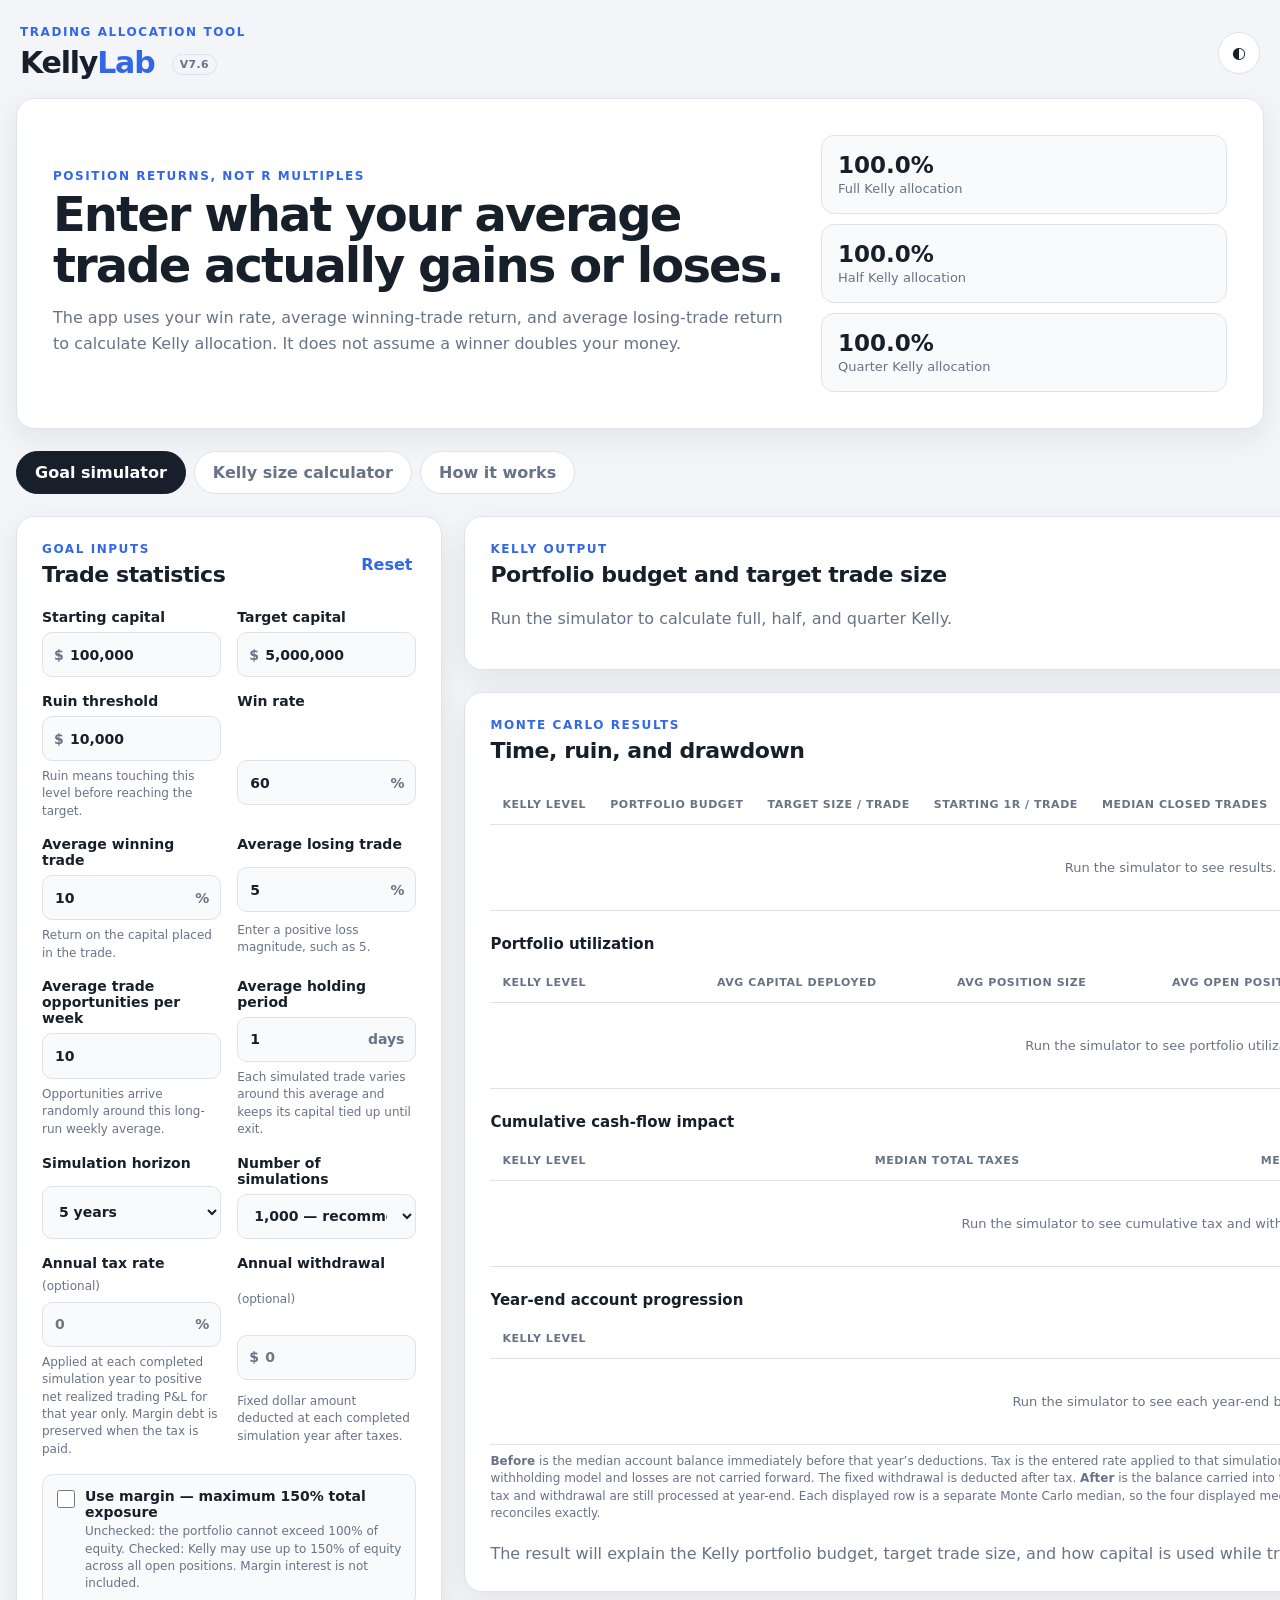
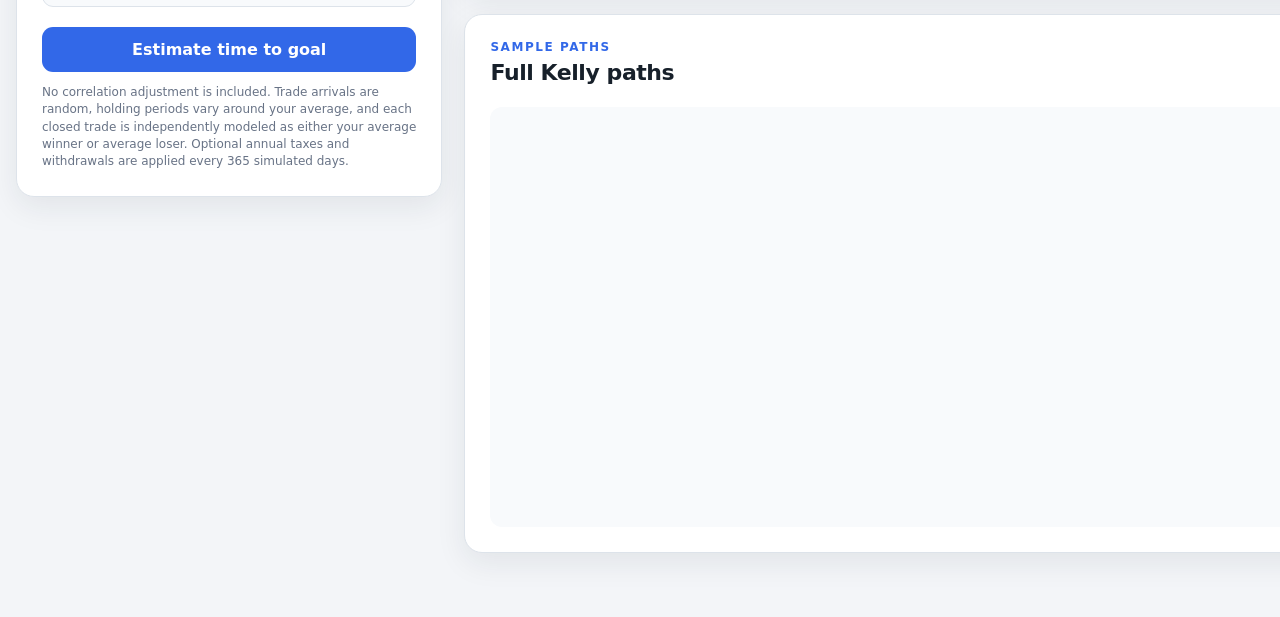
<file: index.html>
<!doctype html>
<html lang="en">
<head>
  <meta charset="utf-8" />
  <meta name="viewport" content="width=device-width, initial-scale=1" />
  <meta name="description" content="A portfolio-level Kelly allocation calculator and trading goal simulator with optional margin, annual tax withholding, and annual withdrawals." />
  <title>KellyLab V7.6</title>
  <!-- V7.6 is self-contained: portfolio-level Kelly budgets, optional 150% margin, annual tax withholding, annual withdrawals, year-end balance reporting, and capital-aware simulation. -->
  <style>
:root {
  --bg: #f3f5f8;
  --surface: #ffffff;
  --surface-2: #f8fafc;
  --text: #17202a;
  --muted: #687386;
  --border: #dde3ea;
  --accent: #3268e8;
  --accent-2: #194dc4;
  --positive: #167a4a;
  --danger: #b63838;
  --warning-bg: #fff7df;
  --warning-border: #e7c463;
  --shadow: 0 10px 30px rgba(24, 37, 55, 0.08);
}

body.dark {
  --bg: #10141b;
  --surface: #171d26;
  --surface-2: #1d2530;
  --text: #edf2f7;
  --muted: #a7b0bf;
  --border: #2e3947;
  --accent: #78a0ff;
  --accent-2: #9bb8ff;
  --positive: #68d39d;
  --danger: #ff8989;
  --warning-bg: #2c2819;
  --warning-border: #71652e;
  --shadow: none;
}

* { box-sizing: border-box; }
body { margin: 0; background: var(--bg); color: var(--text); font-family: Inter, ui-sans-serif, system-ui, -apple-system, BlinkMacSystemFont, "Segoe UI", sans-serif; }
button, input, select { font: inherit; }
button { cursor: pointer; }
.app-shell { width: min(1500px, calc(100% - 32px)); margin: 0 auto 64px; }
.topbar { display: flex; justify-content: space-between; align-items: center; padding: 25px 4px 18px; }
h1, h2, h3, h4, p { margin-top: 0; }
h1 { margin-bottom: 0; font-size: 30px; letter-spacing: -0.04em; }
h1 span { color: var(--accent); }
h2 { font-size: clamp(28px, 4vw, 48px); line-height: 1.05; letter-spacing: -0.04em; max-width: 760px; margin-bottom: 15px; }
h3 { margin-bottom: 0; font-size: 22px; letter-spacing: -0.02em; }
.eyebrow { margin-bottom: 6px; color: var(--accent); font-size: 12px; font-weight: 800; letter-spacing: .13em; }
.card { background: var(--surface); border: 1px solid var(--border); border-radius: 18px; box-shadow: var(--shadow); }
.hero { display: grid; grid-template-columns: 1.45fr .8fr; gap: 32px; padding: 36px; align-items: center; }
.hero p:not(.eyebrow) { color: var(--muted); max-width: 780px; line-height: 1.65; margin-bottom: 0; }
.hero-metrics { display: grid; gap: 10px; }
.hero-metrics div { background: var(--surface-2); border: 1px solid var(--border); border-radius: 13px; padding: 16px; }
.hero-metrics strong { display: block; font-size: 23px; }
.hero-metrics span { color: var(--muted); font-size: 13px; }
.icon-button { width: 42px; height: 42px; border-radius: 50%; border: 1px solid var(--border); color: var(--text); background: var(--surface); }
.tabs { display: flex; gap: 8px; margin: 22px 0; overflow-x: auto; }
.tab { border: 1px solid var(--border); background: var(--surface); color: var(--muted); border-radius: 999px; padding: 11px 18px; font-weight: 750; white-space: nowrap; }
.tab.active { background: var(--text); color: var(--surface); border-color: var(--text); }
.panel { display: none; }
.panel.active { display: block; }
.layout { display: grid; grid-template-columns: minmax(330px, .72fr) minmax(600px, 1.35fr); gap: 22px; align-items: start; }
.form-card { padding: 25px; position: sticky; top: 18px; }
.results-stack { display: grid; gap: 22px; }
.results-stack > .card, #sizePanel .layout > .card:not(.form-card), .method-card { padding: 25px; }
.section-title { display: flex; align-items: center; justify-content: space-between; gap: 18px; margin-bottom: 22px; }
.link-button { background: none; border: 0; color: var(--accent); padding: 4px; font-weight: 750; }
.field-grid { display: grid; grid-template-columns: repeat(2, minmax(0, 1fr)); gap: 16px; }
label { display: grid; gap: 7px; color: var(--text); font-size: 14px; font-weight: 700; }
label small, .fine-print { color: var(--muted); font-size: 12px; line-height: 1.45; font-weight: 500; }
input, select { width: 100%; min-height: 45px; border-radius: 10px; border: 1px solid var(--border); background: var(--surface-2); color: var(--text); padding: 10px 12px; outline: none; }
input:focus, select:focus { border-color: var(--accent); box-shadow: 0 0 0 3px rgba(50, 104, 232, .13); }

.checkbox-row { margin-top: 16px; display: flex; align-items: flex-start; gap: 10px; padding: 13px 14px; border: 1px solid var(--border); border-radius: 11px; background: var(--surface-2); }
.checkbox-row input[type="checkbox"] { width: 18px; height: 18px; min-height: 0; margin: 2px 0 0; flex: 0 0 auto; accent-color: var(--accent); }
.checkbox-row .checkbox-copy { display: grid; gap: 3px; }
.checkbox-row strong { font-size: 14px; }
.checkbox-row small { color: var(--muted); font-weight: 500; line-height: 1.45; }
.subsection-title { margin: 24px 0 10px; font-size: 15px; }
.year-end-table td[rowspan] { vertical-align: middle; }
.year-end-table .after-cashflow-row td { font-weight: 800; }
.year-end-note { margin: 8px 0 0; color: var(--muted); font-size: 12px; line-height: 1.45; }
.money-wrap, .suffix-wrap { position: relative; display: flex; align-items: center; }
.money-wrap > span { position: absolute; left: 12px; color: var(--muted); z-index: 1; }
.money-wrap input { padding-left: 27px; }
.suffix-wrap > span { position: absolute; right: 12px; color: var(--muted); }
.suffix-wrap input { padding-right: 32px; }
.primary-button { width: 100%; border: 0; border-radius: 11px; background: var(--accent); color: white; padding: 13px 18px; font-weight: 800; margin-top: 20px; }
.primary-button:hover { background: var(--accent-2); }
.message { margin-top: 18px; padding: 12px 14px; border-radius: 10px; background: rgba(182, 56, 56, .1); border: 1px solid rgba(182, 56, 56, .28); color: var(--danger); line-height: 1.5; }
.hidden { display: none !important; }
.fine-print { margin: 12px 0 0; }
.pill { background: var(--surface-2); border: 1px solid var(--border); padding: 7px 10px; border-radius: 999px; color: var(--muted); font-size: 12px; font-weight: 750; }
.kelly-card-grid { display: grid; grid-template-columns: repeat(3, 1fr); gap: 12px; }
.kelly-card { background: var(--surface-2); border: 1px solid var(--border); padding: 17px; border-radius: 13px; }
.kelly-card h4 { margin-bottom: 13px; }
.kelly-card .allocation { font-size: 28px; font-weight: 850; letter-spacing: -.04em; color: var(--accent); }
.kelly-card dl { display: grid; grid-template-columns: 1fr auto; gap: 8px 12px; margin: 14px 0 0; font-size: 13px; }
.kelly-card dt { color: var(--muted); }
.kelly-card dd { margin: 0; font-weight: 750; text-align: right; }
.placeholder-grid { color: var(--muted); grid-template-columns: 1fr; }
.info-box, .warning-box { margin-top: 16px; border-radius: 11px; padding: 14px; line-height: 1.55; }
.info-box { background: rgba(50, 104, 232, .08); border: 1px solid rgba(50, 104, 232, .25); color: var(--text); }
.warning-box { background: var(--warning-bg); border: 1px solid var(--warning-border); }
.table-wrap { width: 100%; overflow-x: auto; }
table { width: 100%; border-collapse: collapse; min-width: 850px; }
th, td { padding: 13px 12px; border-bottom: 1px solid var(--border); text-align: right; font-size: 13px; white-space: nowrap; }
th:first-child, td:first-child { text-align: left; }
th { color: var(--muted); font-size: 11px; letter-spacing: .05em; text-transform: uppercase; }
td strong { color: var(--text); }
.empty-cell { text-align: center !important; color: var(--muted); padding: 35px; }
.summary-text { color: var(--muted); line-height: 1.6; margin: 18px 0 0; }
.chart-card canvas { width: 100%; height: 420px; display: block; border-radius: 12px; background: var(--surface-2); }
.chart-card select { width: auto; min-width: 155px; }
.method-card { max-width: 1050px; margin: auto; }
.method-grid { display: grid; grid-template-columns: repeat(2, 1fr); gap: 14px; margin: 24px 0; }
.method-grid article { background: var(--surface-2); border: 1px solid var(--border); padding: 18px; border-radius: 13px; }
.method-grid h4 { margin-bottom: 8px; }
.method-grid p { margin-bottom: 0; color: var(--muted); line-height: 1.55; }

@media (max-width: 1050px) {
  .layout { grid-template-columns: 1fr; }
  .form-card { position: static; }
  .hero { grid-template-columns: 1fr; }
}
@media (max-width: 720px) {
  .app-shell { width: min(100% - 18px, 1500px); }
  .hero, .form-card, .results-stack > .card, #sizePanel .layout > .card:not(.form-card), .method-card { padding: 19px; }
  .field-grid, .method-grid { grid-template-columns: 1fr; }
  .kelly-card-grid { grid-template-columns: 1fr; }
  .section-title { align-items: flex-start; }
  .chart-card canvas { height: 310px; }
}

.build-badge {
  display: inline-block;
  vertical-align: middle;
  margin-left: 8px;
  padding: 3px 7px;
  border: 1px solid var(--border);
  border-radius: 999px;
  font-size: 0.68rem;
  font-weight: 700;
  letter-spacing: .04em;
  color: var(--muted);
}

</style>
</head>
<body>
  <div class="app-shell">
    <header class="topbar">
      <div>
        <p class="eyebrow">TRADING ALLOCATION TOOL</p>
        <h1>Kelly<span>Lab</span> <small class="build-badge">V7.6</small></h1>
      </div>
      <button id="themeToggle" class="icon-button" type="button" aria-label="Toggle dark mode">◐</button>
    </header>

    <section class="hero card">
      <div>
        <p class="eyebrow">POSITION RETURNS, NOT R MULTIPLES</p>
        <h2>Enter what your average trade actually gains or loses.</h2>
        <p>The app uses your win rate, average winning-trade return, and average losing-trade return to calculate Kelly allocation. It does not assume a winner doubles your money.</p>
      </div>
      <div class="hero-metrics">
        <div><strong id="heroFull">—</strong><span>Full Kelly allocation</span></div>
        <div><strong id="heroHalf">—</strong><span>Half Kelly allocation</span></div>
        <div><strong id="heroQuarter">—</strong><span>Quarter Kelly allocation</span></div>
      </div>
    </section>

    <nav class="tabs" aria-label="App sections">
      <button class="tab active" type="button" data-panel="goalPanel">Goal simulator</button>
      <button class="tab" type="button" data-panel="sizePanel">Kelly size calculator</button>
      <button class="tab" type="button" data-panel="methodPanel">How it works</button>
    </nav>

    <main>
      <section id="goalPanel" class="panel active">
        <div class="layout">
          <form id="goalForm" class="card form-card" novalidate>
            <div class="section-title">
              <div><p class="eyebrow">GOAL INPUTS</p><h3>Trade statistics</h3></div>
              <button id="resetGoal" class="link-button" type="button">Reset</button>
            </div>

            <div class="field-grid">
              <label>Starting capital
                <div class="money-wrap"><span>$</span><input id="startCapital" class="money-input" type="text" inputmode="decimal" data-decimals="0" value="100,000" /></div>
              </label>
              <label>Target capital
                <div class="money-wrap"><span>$</span><input id="targetCapital" class="money-input" type="text" inputmode="decimal" data-decimals="0" value="5,000,000" /></div>
              </label>
              <label>Ruin threshold
                <div class="money-wrap"><span>$</span><input id="ruinCapital" class="money-input" type="text" inputmode="decimal" data-decimals="0" value="10,000" /></div>
                <small>Ruin means touching this level before reaching the target.</small>
              </label>
              <label>Win rate
                <div class="suffix-wrap"><input id="goalWinRate" type="number" inputmode="decimal" step="any" value="60" /><span>%</span></div>
              </label>
              <label>Average winning trade
                <div class="suffix-wrap"><input id="goalAvgWin" type="number" inputmode="decimal" step="any" value="10" /><span>%</span></div>
                <small>Return on the capital placed in the trade.</small>
              </label>
              <label>Average losing trade
                <div class="suffix-wrap"><input id="goalAvgLoss" type="number" inputmode="decimal" step="any" value="5" /><span>%</span></div>
                <small>Enter a positive loss magnitude, such as 5.</small>
              </label>
              <label>Average trade opportunities per week
                <input id="tradesPerWeek" type="number" inputmode="decimal" step="any" value="10" />
                <small>Opportunities arrive randomly around this long-run weekly average.</small>
              </label>
              <label>Average holding period
                <div class="suffix-wrap"><input id="holdingPeriodDays" type="number" inputmode="decimal" step="any" value="1" /><span>days</span></div>
                <small>Each simulated trade varies around this average and keeps its capital tied up until exit.</small>
              </label>
              <label>Simulation horizon
                <select id="horizonYears">
                  <option value="1">1 year</option>
                  <option value="3">3 years</option>
                  <option value="5" selected>5 years</option>
                  <option value="10">10 years</option>
                  <option value="20">20 years</option>
                </select>
              </label>
              <label>Number of simulations
                <select id="simulationCount">
                  <option value="500">500 — fast</option>
                  <option value="1000" selected>1,000 — recommended</option>
                  <option value="2500">2,500 — more stable</option>
                </select>
              </label>
              <label>Annual tax rate <small>(optional)</small>
                <div class="suffix-wrap"><input id="annualTaxRate" type="number" inputmode="decimal" step="any" min="0" max="100" placeholder="0" /><span>%</span></div>
                <small>Applied at each completed simulation year to positive net realized trading P&amp;L for that year only. Margin debt is preserved when the tax is paid.</small>
              </label>
              <label>Annual withdrawal <small>(optional)</small>
                <div class="money-wrap"><span>$</span><input id="annualWithdrawal" class="money-input" type="text" inputmode="decimal" data-decimals="0" placeholder="0" /></div>
                <small>Fixed dollar amount deducted at each completed simulation year after taxes.</small>
              </label>
            </div>

            <label class="checkbox-row">
              <input id="allowMarginGoal" type="checkbox" />
              <span class="checkbox-copy"><strong>Use margin — maximum 150% total exposure</strong><small>Unchecked: the portfolio cannot exceed 100% of equity. Checked: Kelly may use up to 150% of equity across all open positions. Margin interest is not included.</small></span>
            </label>

            <div id="goalError" class="message hidden" role="alert"></div>
            <button class="primary-button" type="submit">Estimate time to goal</button>
            <p class="fine-print">No correlation adjustment is included. Trade arrivals are random, holding periods vary around your average, and each closed trade is independently modeled as either your average winner or average loser. Optional annual taxes and withdrawals are applied every 365 simulated days.</p>
          </form>

          <div class="results-stack">
            <section class="card">
              <div class="section-title">
                <div><p class="eyebrow">KELLY OUTPUT</p><h3>Portfolio budget and target trade size</h3></div>
                <span id="goalMarginPill" class="pill">Margin off</span>
              </div>
              <div id="goalKellyCards" class="kelly-card-grid placeholder-grid">
                <p>Run the simulator to calculate full, half, and quarter Kelly.</p>
              </div>
              <div id="allocationNote" class="info-box hidden"></div>
            </section>

            <section class="card">
              <div class="section-title">
                <div><p class="eyebrow">MONTE CARLO RESULTS</p><h3>Time, ruin, and drawdown</h3></div>
                <button id="downloadCsv" class="link-button" type="button" disabled>Download CSV</button>
              </div>
              <div class="table-wrap">
                <table>
                  <thead>
                    <tr>
                      <th>Kelly level</th>
                      <th>Portfolio budget</th>
                      <th>Target size / trade</th>
                      <th>Starting 1R / trade</th>
                      <th>Median closed trades</th>
                      <th>Median calendar time</th>
                      <th>Target chance</th>
                      <th>Risk of ruin</th>
                      <th>Median max DD</th>
                    </tr>
                  </thead>
                  <tbody id="goalResultsBody">
                    <tr><td colspan="9" class="empty-cell">Run the simulator to see results.</td></tr>
                  </tbody>
                </table>
              </div>
              <h4 class="subsection-title">Portfolio utilization</h4>
              <div class="table-wrap">
                <table>
                  <thead><tr><th>Kelly level</th><th>Avg capital deployed</th><th>Avg position size</th><th>Avg open positions</th><th>Opportunities funded</th><th>Opportunities skipped</th></tr></thead>
                  <tbody id="utilizationBody"><tr><td colspan="6" class="empty-cell">Run the simulator to see portfolio utilization.</td></tr></tbody>
                </table>
              </div>
              <h4 class="subsection-title">Cumulative cash-flow impact</h4>
              <div class="table-wrap">
                <table>
                  <thead><tr><th>Kelly level</th><th>Median total taxes</th><th>Median total withdrawals</th><th>Median ending capital</th></tr></thead>
                  <tbody id="cashFlowBody"><tr><td colspan="4" class="empty-cell">Run the simulator to see cumulative tax and withdrawal impact.</td></tr></tbody>
                </table>
              </div>
              <h4 class="subsection-title">Year-end account progression</h4>
              <div class="table-wrap">
                <table class="year-end-table">
                  <thead id="yearEndBalanceHead"><tr><th>Kelly level</th><th>Balance type</th><th>Year 1</th></tr></thead>
                  <tbody id="yearEndBalanceBody"><tr><td colspan="3" class="empty-cell">Run the simulator to see each year-end balance.</td></tr></tbody>
                </table>
              </div>
              <p class="year-end-note"><strong>Before</strong> is the median account balance immediately before that year’s deductions. Tax is the entered rate applied to that simulation year’s positive <strong>net realized trading P&amp;L</strong>; a losing year has no tax in this simplified withholding model and losses are not carried forward. The fixed withdrawal is deducted after tax. <strong>After</strong> is the balance carried into the next year. If the target is reached during a year, trading stops immediately, but that year’s tax and withdrawal are still processed at year-end. Each displayed row is a separate Monte Carlo median, so the four displayed medians may differ slightly from exact subtraction even though every individual simulation path reconciles exactly.</p>
              <p id="goalSummary" class="summary-text">The result will explain the Kelly portfolio budget, target trade size, and how capital is used while trades overlap.</p>
              <div id="cadenceNote" class="info-box hidden"></div>
            </section>

            <section class="card chart-card">
              <div class="section-title">
                <div><p class="eyebrow">SAMPLE PATHS</p><h3 id="chartTitle">Full Kelly paths</h3></div>
                <select id="chartScenario" disabled>
                  <option value="full">Full Kelly</option>
                  <option value="half">Half Kelly</option>
                  <option value="quarter">Quarter Kelly</option>
                </select>
              </div>
              <canvas id="pathChart" width="980" height="420" aria-label="Sample simulated account paths"></canvas>
            </section>
          </div>
        </div>
      </section>

      <section id="sizePanel" class="panel">
        <div class="layout">
          <form id="sizeForm" class="card form-card" novalidate>
            <div class="section-title">
              <div><p class="eyebrow">SIZE INPUTS</p><h3>Kelly bet amount</h3></div>
              <button id="resetSize" class="link-button" type="button">Reset</button>
            </div>
            <div class="field-grid">
              <label>Account equity
                <div class="money-wrap"><span>$</span><input id="accountEquity" class="money-input" type="text" inputmode="decimal" data-decimals="0" value="100,000" /></div>
              </label>
              <label>Win rate
                <div class="suffix-wrap"><input id="sizeWinRate" type="number" inputmode="decimal" step="any" value="60" /><span>%</span></div>
              </label>
              <label>Average winning trade
                <div class="suffix-wrap"><input id="sizeAvgWin" type="number" inputmode="decimal" step="any" value="10" /><span>%</span></div>
              </label>
              <label>Average losing trade
                <div class="suffix-wrap"><input id="sizeAvgLoss" type="number" inputmode="decimal" step="any" value="5" /><span>%</span></div>
              </label>
              <label>Entry price
                <div class="money-wrap"><span>$</span><input id="entryPrice" class="money-input" type="text" inputmode="decimal" data-decimals="2" value="100.00" /></div>
              </label>
              <label>Share / contract multiplier
                <input id="unitMultiplier" type="number" inputmode="decimal" step="any" value="1" />
                <small>Use 1 for shares; 100 for a standard option contract.</small>
              </label>
              <label>Round units to
                <select id="roundingIncrement">
                  <option value="1" selected>1 unit</option>
                  <option value="5">5 units</option>
                  <option value="10">10 units</option>
                  <option value="100">100 units</option>
                </select>
              </label>
            </div>
            <label class="checkbox-row">
              <input id="allowMarginSize" type="checkbox" />
              <span class="checkbox-copy"><strong>Use margin — maximum 150% total exposure</strong><small>Lets the one-trade Kelly calculator suggest up to 150% of account equity when the Kelly formula calls for it.</small></span>
            </label>
            <div id="sizeError" class="message hidden" role="alert"></div>
            <button class="primary-button" type="submit">Calculate Kelly size</button>
          </form>

          <section class="card">
            <div class="section-title">
              <div><p class="eyebrow">SIZING RESULTS</p><h3>Full, half, and quarter Kelly</h3></div>
              <span id="sizeMarginPill" class="pill">Margin off</span>
            </div>
            <div class="table-wrap">
              <table>
                <thead>
                  <tr>
                    <th>Kelly level</th>
                    <th>Suggested allocation</th>
                    <th>Suggested bet</th>
                    <th>Units</th>
                    <th>Actual capital used</th>
                    <th>1R / avg loss</th>
                    <th>Avg winner</th>
                  </tr>
                </thead>
                <tbody id="sizeResultsBody">
                  <tr><td colspan="7" class="empty-cell">Calculate a position to see results.</td></tr>
                </tbody>
              </table>
            </div>
            <div id="sizeExplanation" class="summary-text">Kelly determines the capital allocation. Your average losing-trade percentage determines the dollar value of 1R.</div>
          </section>
        </div>
      </section>

      <section id="methodPanel" class="panel">
        <section class="card method-card">
          <p class="eyebrow">MODEL DEFINITION</p>
          <h3>What the app calculates</h3>
          <div class="method-grid">
            <article><h4>Portfolio Kelly budget</h4><p>Full, half, and quarter Kelly set the maximum total capital budget across all open trades. Half Kelly can never silently drift back toward a Full-Kelly exposure.</p></article>
            <article><h4>Target trade size</h4><p>The portfolio budget is divided by the expected number of overlapping trades, estimated from opportunities per week × average holding days ÷ 7. Actual arrivals and holding periods still vary randomly.</p></article>
            <article><h4>Optional margin</h4><p>Margin off caps total exposure at 100% of equity. Margin on permits up to 150%. If the Kelly formula is below those limits, the Kelly budget remains lower. Margin interest is not included.</p></article>
            <article><h4>Annual taxes &amp; withdrawals</h4><p>Optional tax withholding is charged every 365 simulated days on positive realized trading P&amp;L from that year. A fixed optional withdrawal is then deducted. Losing years do not generate a tax credit.</p></article>
            <article><h4>Risk of ruin</h4><p>Risk of ruin is the percentage of simulated paths that touch your chosen dollar threshold before reaching the target within the selected horizon.</p></article>
          </div>
          <div class="warning-box"><strong>Important:</strong> Trade opportunities arrive randomly around your weekly average, holding periods vary around the entered average, and open positions tie up capital until exit. The model still assumes trade outcomes are independent and each closed trade equals the entered average win or loss. If equity falls enough that existing positions exceed the selected Kelly budget, the model proportionally trims open positions back to budget. Real results include wider outcome dispersion, slippage, gaps, margin interest, tax-law details, regime changes, and correlation.</div>
        </section>
      </section>
    </main>
  </div>

  <script>
(function (root, factory) {
  const api = factory();
  if (typeof module === 'object' && module.exports) module.exports = api;
  root.KellyCore = api;
})(typeof globalThis !== 'undefined' ? globalThis : this, function () {
  'use strict';

  const FACTORS = {
    full: { label: 'Full Kelly', factor: 1 },
    half: { label: 'Half Kelly', factor: 0.5 },
    quarter: { label: 'Quarter Kelly', factor: 0.25 },
  };

  function clamp(value, min, max) { return Math.min(Math.max(value, min), max); }
  function parsePercent(value) { return Number(value) / 100; }

  function calculateKelly(winRatePct, avgWinPct, avgLossPct, factor = 1, maxExposureFraction = 1) {
    const p = parsePercent(winRatePct);
    const q = 1 - p;
    const gain = parsePercent(avgWinPct);
    const loss = parsePercent(avgLossPct);
    if (!(p > 0 && p < 1) || !(gain > 0) || !(loss > 0 && loss < 1) || !(maxExposureFraction > 0)) {
      return { valid: false, rawFullFraction: 0, rawFraction: 0, allocationFraction: 0, constrained: false, expectancyPosition: 0, expectedLogGrowth: Number.NEGATIVE_INFINITY };
    }
    const rawFullFraction = (p * gain - q * loss) / (gain * loss);
    const rawFraction = Math.max(0, rawFullFraction * factor);
    const allocationFraction = clamp(rawFraction, 0, maxExposureFraction);
    const constrained = rawFraction > maxExposureFraction;
    const expectancyPosition = p * gain - q * loss;
    const expectedLogGrowth = allocationFraction === 0 ? 0 : p * Math.log1p(allocationFraction * gain) + q * Math.log1p(-allocationFraction * loss);
    return { valid: true, rawFullFraction, rawFraction, allocationFraction, constrained, expectancyPosition, expectedLogGrowth };
  }

  function createScenarioSet(winRatePct, avgWinPct, avgLossPct, maxExposureFraction = 1) {
    return Object.entries(FACTORS).map(([key, item]) => ({ key, label: item.label, factor: item.factor, ...calculateKelly(winRatePct, avgWinPct, avgLossPct, item.factor, maxExposureFraction) }));
  }

  function hashString(text) {
    let h = 2166136261 >>> 0;
    for (let i = 0; i < text.length; i += 1) { h ^= text.charCodeAt(i); h = Math.imul(h, 16777619); }
    return h >>> 0;
  }
  function mulberry32(seed) {
    let a = seed >>> 0;
    return function random() { a |= 0; a = (a + 0x6D2B79F5) | 0; let t = Math.imul(a ^ (a >>> 15), 1 | a); t = (t + Math.imul(t ^ (t >>> 7), 61 | t)) ^ t; return ((t ^ (t >>> 14)) >>> 0) / 4294967296; };
  }
  function percentile(sorted, p) {
    if (!sorted.length) return null;
    const index = (sorted.length - 1) * p, lower = Math.floor(index), upper = Math.ceil(index);
    if (lower === upper) return sorted[lower];
    const weight = index - lower;
    return sorted[lower] * (1 - weight) + sorted[upper] * weight;
  }
  function summarize(values) {
    if (!values.length) return { p25: null, median: null, p75: null };
    const sorted = [...values].sort((a, b) => a - b);
    return { p25: percentile(sorted, 0.25), median: percentile(sorted, 0.5), p75: percentile(sorted, 0.75) };
  }
  function summarizeCensoredTarget(values, totalPaths) {
    if (!values.length || !(totalPaths > 0)) return { p25: null, median: null, p75: null };
    const sorted = [...values].sort((a, b) => a - b);
    const at = (q) => { const requiredRank = Math.ceil(q * totalPaths); if (sorted.length < requiredRank) return null; return sorted[Math.max(0, requiredRank - 1)]; };
    return { p25: at(0.25), median: at(0.5), p75: at(0.75) };
  }
  function standardNormal(random) {
    let u1 = random(), u2 = random();
    if (u1 <= Number.EPSILON) u1 = Number.EPSILON;
    return Math.sqrt(-2 * Math.log(u1)) * Math.cos(2 * Math.PI * u2);
  }
  function poisson(lambda, random) {
    if (!(lambda > 0)) return 0;
    if (lambda >= 30) return Math.max(0, Math.round(lambda + Math.sqrt(lambda) * standardNormal(random)));
    const limit = Math.exp(-lambda); let product = 1, k = 0;
    do { k += 1; product *= random(); } while (product > limit);
    return k - 1;
  }
  function sampleHoldingDays(averageDays, random) {
    const theta = averageDays / 4; let sum = 0;
    for (let i = 0; i < 4; i += 1) { let u = random(); if (u <= Number.EPSILON) u = Number.EPSILON; sum += -Math.log(u) * theta; }
    return Math.max(1, Math.round(sum));
  }
  function grossExposure(openPositions) { return openPositions.reduce((sum, position) => sum + position.bet, 0); }
  function portfolioEquity(cash, openPositions) { return cash + grossExposure(openPositions); }

  // Pays an external cash obligation while preserving any margin debit.
  // Equity must fall dollar-for-dollar by the payment. With margin, cash may already
  // be negative; never clamp that negative balance to zero, because that would erase
  // borrowed money and artificially inflate account equity. Exposure is rebalanced
  // separately by trimToBudget after the payment.
  function deductFromPortfolio(cash, openPositions, amount) {
    const requested = Math.max(0, Number(amount) || 0);
    if (!(requested > 0)) return { cash, openPositions, paid: 0 };
    const equity = Math.max(0, portfolioEquity(cash, openPositions));
    const paid = Math.min(requested, equity);
    return { cash: cash - paid, openPositions, paid };
  }

  // Keeps already-open positions inside the selected Kelly portfolio budget after equity changes.
  function trimToBudget(cash, openPositions, allocationFraction) {
    let equity = portfolioEquity(cash, openPositions);
    let gross = grossExposure(openPositions);
    const maxGross = Math.max(0, equity * allocationFraction);
    if (!(gross > maxGross) || !(gross > 0)) return { cash, openPositions, equity, gross };
    const scale = maxGross / gross;
    let released = 0;
    openPositions.forEach((position) => { const old = position.bet; position.bet *= scale; released += old - position.bet; });
    cash += released;
    gross = grossExposure(openPositions);
    equity = portfolioEquity(cash, openPositions);
    return { cash, openPositions, equity, gross };
  }

  function simulateScenario(params, scenario, seedText) {
    const { startCapital, targetCapital, ruinCapital, winRatePct, avgWinPct, avgLossPct, tradesPerWeek, holdingPeriodDays, horizonYears, simulations, annualTaxRatePct = 0, annualWithdrawal = 0 } = params;
    const p = parsePercent(winRatePct), gain = parsePercent(avgWinPct), loss = parsePercent(avgLossPct);
    const annualTaxRate = Math.max(0, Number(annualTaxRatePct) || 0) / 100;
    const annualWithdrawalAmount = Math.max(0, Number(annualWithdrawal) || 0);
    const allocation = scenario.allocationFraction;
    const expectedConcurrentTrades = Math.max(1, tradesPerWeek * holdingPeriodDays / 7);
    const targetTradeFraction = allocation / expectedConcurrentTrades;
    const maxDays = Math.max(1, Math.floor(horizonYears * 365.25));
    const dailyArrivalRate = tradesPerWeek / 7;
    const random = mulberry32(hashString(`${seedText}|${scenario.key}`));

    const targetDays = [], targetClosedTrades = [], maxDrawdowns = [], endings = [], fundedRates = [], skippedRates = [], deployedFractions = [], positionSizeFractions = [], averageOpenPositions = [], taxesPaid = [], withdrawalsPaid = [];
    const completedYears = Math.floor(maxDays / 365);
    const yearEndBeforeBuckets = Array.from({ length: completedYears }, () => []);
    const yearEndTaxBuckets = Array.from({ length: completedYears }, () => []);
    const yearEndWithdrawalBuckets = Array.from({ length: completedYears }, () => []);
    const yearEndAfterBuckets = Array.from({ length: completedYears }, () => []);
    const samplePaths = [];
    let targetCount = 0, ruinCount = 0, unresolvedCount = 0, drawdown50Count = 0, drawdown75Count = 0;
    let totalOpportunities = 0, totalFunded = 0, totalPartial = 0, totalSkipped = 0;
    const sampleEveryDays = Math.max(1, Math.ceil(maxDays / 180)), desiredSamples = 24;

    for (let sim = 0; sim < simulations; sim += 1) {
      let cash = startCapital, openPositions = [], equity = startCapital, peak = startCapital, maxDrawdown = 0;
      let outcome = 'unresolved', endingDay = maxDays, opportunities = 0, funded = 0, partial = 0, skipped = 0, closedTrades = 0;
      let exposureSum = 0, openCountSum = 0, observedDays = 0, positionFractionSum = 0, positionEntries = 0;
      let yearlyRealizedPnl = 0, totalTaxPaid = 0, totalWithdrawalPaid = 0;
      let resolvedStats = null;
      const annualBeforeBalances = new Array(completedYears).fill(null);
      const annualTaxes = new Array(completedYears).fill(null);
      const annualWithdrawals = new Array(completedYears).fill(null);
      const annualAfterBalances = new Array(completedYears).fill(null);
      const capture = sim < desiredSamples;
      const points = capture ? [{ day: 0, equity }] : null;

      for (let day = 1; day <= maxDays; day += 1) {
        // Trading stops once the target has been reached. Until then, close positions due today.
        if (outcome === 'unresolved' && openPositions.length) {
          const remaining = [];
          for (const position of openPositions) {
            if (position.exitDay <= day) {
              const pnl = position.bet * (position.won ? gain : -loss);
              cash += position.bet + pnl;
              yearlyRealizedPnl += pnl;
              closedTrades += 1;
            } else remaining.push(position);
          }
          openPositions = remaining;
        }

        if (outcome === 'unresolved') {
          let trimmed = trimToBudget(cash, openPositions, allocation);
          cash = trimmed.cash; openPositions = trimmed.openPositions; equity = trimmed.equity;
          if (!Number.isFinite(equity) || equity < 0) equity = 0;
          if (equity > peak) peak = equity;
          const drawdown = peak > 0 ? 1 - equity / peak : 1;
          if (drawdown > maxDrawdown) maxDrawdown = drawdown;

          // The target is a pre-year-end-cash-flow goal. If it is reached, record the hit
          // immediately and freeze the trading portfolio at its current modeled value.
          if (equity >= targetCapital) {
            outcome = 'target';
            endingDay = day;
            targetCount += 1;
            targetDays.push(day);
            targetClosedTrades.push(closedTrades);
            resolvedStats = { equity, maxDrawdown, opportunities, funded, partial, skipped, exposureSum, openCountSum, observedDays, positionFractionSum, positionEntries };
            if (capture) points.push({ day, equity });
            cash = equity;
            openPositions = [];
          } else if (equity <= ruinCapital) {
            outcome = 'ruin';
            endingDay = day;
            ruinCount += 1;
            resolvedStats = { equity, maxDrawdown, opportunities, funded, partial, skipped, exposureSum, openCountSum, observedDays, positionFractionSum, positionEntries };
            if (capture) points.push({ day, equity });
            break;
          }
        } else if (outcome === 'target') {
          // After the goal is reached, no more trading occurs. Cash stays idle except for
          // the optional year-end tax and withdrawal events below.
          equity = cash;
        }

        // At each completed simulation year: record the balance, pay tax on that year's
        // positive NET realized trading P&L, then take the fixed annual withdrawal.
        if (day % 365 === 0 && outcome !== 'ruin') {
          const yearIndex = Math.floor(day / 365) - 1;
          const beforeCashFlowEquity = portfolioEquity(cash, openPositions);
          const taxDue = Math.max(0, yearlyRealizedPnl) * annualTaxRate;
          let payment = deductFromPortfolio(cash, openPositions, taxDue);
          cash = payment.cash; openPositions = payment.openPositions;
          const taxPaidThisYear = payment.paid;
          totalTaxPaid += taxPaidThisYear;

          payment = deductFromPortfolio(cash, openPositions, annualWithdrawalAmount);
          cash = payment.cash; openPositions = payment.openPositions;
          const withdrawalPaidThisYear = payment.paid;
          totalWithdrawalPaid += withdrawalPaidThisYear;
          yearlyRealizedPnl = 0;

          const trimmed = trimToBudget(cash, openPositions, allocation);
          cash = trimmed.cash; openPositions = trimmed.openPositions; equity = trimmed.equity;

          if (yearIndex >= 0 && yearIndex < annualAfterBalances.length) {
            annualBeforeBalances[yearIndex] = beforeCashFlowEquity;
            annualTaxes[yearIndex] = taxPaidThisYear;
            annualWithdrawals[yearIndex] = withdrawalPaidThisYear;
            annualAfterBalances[yearIndex] = equity;
          }

          // Taxes/withdrawals can exhaust an unresolved account and therefore count toward ruin.
          if (outcome === 'unresolved' && equity <= ruinCapital) {
            outcome = 'ruin';
            endingDay = day;
            ruinCount += 1;
            resolvedStats = { equity, maxDrawdown, opportunities, funded, partial, skipped, exposureSum, openCountSum, observedDays, positionFractionSum, positionEntries };
            if (capture) points.push({ day, equity });
            break;
          }
        }

        if (outcome === 'unresolved') {
          const arrivals = poisson(dailyArrivalRate, random);
          for (let a = 0; a < arrivals; a += 1) {
            opportunities += 1;
            equity = portfolioEquity(cash, openPositions);
            const gross = grossExposure(openPositions);
            const portfolioBudget = equity * allocation;
            const availableBudget = Math.max(0, portfolioBudget - gross);
            const targetBet = equity * targetTradeFraction;
            const actualBet = Math.min(targetBet, availableBudget);

            if (!(actualBet > Math.max(1e-9, equity * 1e-12))) { skipped += 1; continue; }
            if (actualBet + 1e-9 < targetBet) partial += 1; else funded += 1;
            cash -= actualBet;
            const holdDays = sampleHoldingDays(holdingPeriodDays, random);
            openPositions.push({ bet: actualBet, won: random() < p, exitDay: day + holdDays });
            positionFractionSum += equity > 0 ? actualBet / equity : 0;
            positionEntries += 1;
          }

          equity = portfolioEquity(cash, openPositions);
          const gross = grossExposure(openPositions);
          observedDays += 1;
          exposureSum += equity > 0 ? gross / equity : 0;
          openCountSum += openPositions.length;
          if (capture && (day % sampleEveryDays === 0 || day === maxDays)) points.push({ day, equity });
        }
      }

      // A ruined path is held at terminal equity for later reporting columns. Target-hit
      // paths continue as idle cash, so their subsequent annual withdrawals are actually applied.
      if (outcome === 'ruin') {
        for (let y = 0; y < annualAfterBalances.length; y += 1) {
          if (!Number.isFinite(annualBeforeBalances[y])) annualBeforeBalances[y] = equity;
          if (!Number.isFinite(annualTaxes[y])) annualTaxes[y] = 0;
          if (!Number.isFinite(annualWithdrawals[y])) annualWithdrawals[y] = 0;
          if (!Number.isFinite(annualAfterBalances[y])) annualAfterBalances[y] = equity;
        }
      }

      for (let y = 0; y < annualAfterBalances.length; y += 1) {
        if (!Number.isFinite(annualBeforeBalances[y])) annualBeforeBalances[y] = portfolioEquity(cash, openPositions);
        if (!Number.isFinite(annualTaxes[y])) annualTaxes[y] = 0;
        if (!Number.isFinite(annualWithdrawals[y])) annualWithdrawals[y] = 0;
        if (!Number.isFinite(annualAfterBalances[y])) annualAfterBalances[y] = portfolioEquity(cash, openPositions);
        yearEndBeforeBuckets[y].push(annualBeforeBalances[y]);
        yearEndTaxBuckets[y].push(annualTaxes[y]);
        yearEndWithdrawalBuckets[y].push(annualWithdrawals[y]);
        yearEndAfterBuckets[y].push(annualAfterBalances[y]);
      }

      if (outcome === 'unresolved') unresolvedCount += 1;
      const stats = resolvedStats || { equity, maxDrawdown, opportunities, funded, partial, skipped, exposureSum, openCountSum, observedDays, positionFractionSum, positionEntries };
      if (stats.maxDrawdown >= 0.5) drawdown50Count += 1;
      if (stats.maxDrawdown >= 0.75) drawdown75Count += 1;
      maxDrawdowns.push(stats.maxDrawdown); endings.push(stats.equity); taxesPaid.push(totalTaxPaid); withdrawalsPaid.push(totalWithdrawalPaid);
      const participated = stats.funded + stats.partial;
      fundedRates.push(stats.opportunities > 0 ? participated / stats.opportunities : 0);
      skippedRates.push(stats.opportunities > 0 ? stats.skipped / stats.opportunities : 0);
      deployedFractions.push(stats.observedDays > 0 ? stats.exposureSum / stats.observedDays : 0);
      positionSizeFractions.push(stats.positionEntries > 0 ? stats.positionFractionSum / stats.positionEntries : 0);
      averageOpenPositions.push(stats.observedDays > 0 ? stats.openCountSum / stats.observedDays : 0);
      totalOpportunities += stats.opportunities; totalFunded += stats.funded; totalPartial += stats.partial; totalSkipped += stats.skipped;

      if (capture) {
        const last = points[points.length - 1];
        if (!last || last.day !== endingDay) points.push({ day: endingDay, equity: stats.equity });
        samplePaths.push(points);
      }
    }

    const targetDayStats = summarizeCensoredTarget(targetDays, simulations), targetTradeStats = summarizeCensoredTarget(targetClosedTrades, simulations);
    const drawdownStats = summarize(maxDrawdowns), endingStats = summarize(endings), fundedRateStats = summarize(fundedRates), skippedRateStats = summarize(skippedRates), deployedStats = summarize(deployedFractions), positionSizeStats = summarize(positionSizeFractions), openPositionStats = summarize(averageOpenPositions), taxStats = summarize(taxesPaid), withdrawalStats = summarize(withdrawalsPaid);
    const yearEndBeforeBalances = yearEndBeforeBuckets.map((values, index) => ({ year: index + 1, ...summarize(values) }));
    const yearEndTaxes = yearEndTaxBuckets.map((values, index) => ({ year: index + 1, ...summarize(values) }));
    const yearEndWithdrawals = yearEndWithdrawalBuckets.map((values, index) => ({ year: index + 1, ...summarize(values) }));
    const yearEndAfterBalances = yearEndAfterBuckets.map((values, index) => ({ year: index + 1, ...summarize(values) }));
    const targetWithinOneYear = targetDays.filter((day) => day <= 365.25).length;

    return {
      key: scenario.key, label: scenario.label, factor: scenario.factor, allocationFraction: allocation, rawAllocationFraction: scenario.rawFraction, constrained: scenario.constrained,
      expectedConcurrentTrades, targetTradeFraction,
      startingPortfolioBudget: startCapital * allocation,
      startingBet: startCapital * targetTradeFraction,
      startingR: startCapital * targetTradeFraction * loss,
      startingWinner: startCapital * targetTradeFraction * gain,
      startingLoser: startCapital * targetTradeFraction * loss,
      winAccountImpact: targetTradeFraction * gain, lossAccountImpact: targetTradeFraction * loss,
      simulations, maxDays, targetCount, ruinCount, unresolvedCount,
      targetProbability: targetCount / simulations, ruinProbability: ruinCount / simulations, unresolvedProbability: unresolvedCount / simulations,
      drawdown50Probability: drawdown50Count / simulations, drawdown75Probability: drawdown75Count / simulations, oneYearProbability: targetWithinOneYear / simulations,
      targetDays: targetDayStats, targetTrades: targetTradeStats, maxDrawdown: drawdownStats, endingCapital: endingStats,
      fundedRate: fundedRateStats, skippedRate: skippedRateStats, deployedFraction: deployedStats, averagePositionSizeFraction: positionSizeStats, averageOpenPositions: openPositionStats,
      taxesPaid: taxStats, withdrawalsPaid: withdrawalStats, yearEndBeforeBalances, yearEndTaxes, yearEndWithdrawals, yearEndAfterBalances,
      overallFundedRate: totalOpportunities > 0 ? (totalFunded + totalPartial) / totalOpportunities : 0,
      overallSkippedRate: totalOpportunities > 0 ? totalSkipped / totalOpportunities : 0,
      totalOpportunities, totalFunded, totalPartial, totalSkipped, samplePaths,
    };
  }

  function runSimulation(params) {
    const maxExposureFraction = params.allowMargin ? 1.5 : 1;
    const scenarios = createScenarioSet(params.winRatePct, params.avgWinPct, params.avgLossPct, maxExposureFraction);
    const seedParams = { ...params };
    // Preserve V7 random paths exactly when the new optional annual cash-flow fields are unused.
    if (!(seedParams.annualTaxRatePct > 0) && !(seedParams.annualWithdrawal > 0)) {
      delete seedParams.annualTaxRatePct;
      delete seedParams.annualWithdrawal;
    }
    const seedText = JSON.stringify(seedParams);
    return scenarios.map((scenario) => simulateScenario(params, scenario, seedText));
  }

  function calculatePositionRows(params) {
    const { accountEquity, winRatePct, avgWinPct, avgLossPct, entryPrice, multiplier, roundingIncrement, allowMargin } = params;
    const gain = parsePercent(avgWinPct), loss = parsePercent(avgLossPct), unitCost = entryPrice * multiplier;
    const maxExposureFraction = allowMargin ? 1.5 : 1;
    return createScenarioSet(winRatePct, avgWinPct, avgLossPct, maxExposureFraction).map((scenario) => {
      const suggestedBet = accountEquity * scenario.allocationFraction;
      const rawUnits = unitCost > 0 ? suggestedBet / unitCost : 0;
      const units = Math.max(0, Math.floor(rawUnits / roundingIncrement) * roundingIncrement);
      const actualBet = units * unitCost;
      const oneR = actualBet * loss;
      return { ...scenario, suggestedBet, units, actualBet, oneR, averageWinner: actualBet * gain, averageLoser: oneR };
    });
  }

  return { FACTORS, calculateKelly, createScenarioSet, runSimulation, calculatePositionRows, sampleHoldingDays };
});
</script>
  <script>
(() => {
  'use strict';

  const $ = (id) => document.getElementById(id);
  const core = window.KellyCore;
  let latestSimulation = null;

  const defaults = {
    goal: {
      startCapital: '100,000', targetCapital: '5,000,000', ruinCapital: '10,000',
      goalWinRate: '60', goalAvgWin: '10', goalAvgLoss: '5', tradesPerWeek: '10', holdingPeriodDays: '1',
      horizonYears: '5', simulationCount: '1000', annualTaxRate: '', annualWithdrawal: '', allowMarginGoal: false,
    },
    size: {
      accountEquity: '100,000', sizeWinRate: '60', sizeAvgWin: '10', sizeAvgLoss: '5',
      entryPrice: '100.00', unitMultiplier: '1', roundingIncrement: '1', allowMarginSize: false,
    },
  };

  function parseMoney(value) {
    const cleaned = String(value ?? '').replace(/[$,\s]/g, '');
    return cleaned === '' ? NaN : Number(cleaned);
  }

  function formatMoney(value, decimals = 0) {
    if (!Number.isFinite(value)) return '—';
    return value.toLocaleString('en-US', {
      minimumFractionDigits: decimals,
      maximumFractionDigits: decimals,
    });
  }

  function currency(value, decimals = 0) {
    return Number.isFinite(value) ? `$${formatMoney(value, decimals)}` : '—';
  }

  function percent(value, decimals = 1) {
    return Number.isFinite(value) ? `${(value * 100).toFixed(decimals)}%` : '—';
  }

  function formatDurationDays(days) {
    if (!Number.isFinite(days)) return 'Not reached';
    const weeks = days / 7;
    if (days < 14) return `${days.toFixed(0)} days`;
    if (weeks < 13) return `${weeks.toFixed(1)} weeks`;
    const months = days / 30.4375;
    if (months < 24) return `${months.toFixed(1)} months`;
    return `${(days / 365.25).toFixed(1)} years`;
  }

  function formatTradeCount(value) {
    return Number.isFinite(value) ? Math.round(value).toLocaleString('en-US') : 'Not reached';
  }

  function formatMoneyInput(input) {
    const decimals = Number(input.dataset.decimals || 0);
    let raw = input.value.replace(/[^0-9.]/g, '');
    const firstDot = raw.indexOf('.');
    if (firstDot !== -1) raw = raw.slice(0, firstDot + 1) + raw.slice(firstDot + 1).replace(/\./g, '');

    const hadDot = raw.includes('.');
    let [integer = '', fraction = ''] = raw.split('.');
    integer = integer.replace(/^0+(?=\d)/, '');
    if (integer === '') integer = '0';
    fraction = fraction.slice(0, decimals);
    const grouped = Number(integer).toLocaleString('en-US');
    input.value = decimals > 0 && hadDot ? `${grouped}.${fraction}` : grouped;
  }

  function normalizeMoneyInput(input) {
    const decimals = Number(input.dataset.decimals || 0);
    const value = parseMoney(input.value);
    if (Number.isFinite(value)) input.value = formatMoney(value, decimals);
  }

  document.querySelectorAll('.money-input').forEach((input) => {
    input.addEventListener('input', () => formatMoneyInput(input));
    input.addEventListener('blur', () => normalizeMoneyInput(input));
  });

  function showError(element, message) {
    element.textContent = message;
    element.classList.remove('hidden');
  }

  function clearError(element) {
    element.textContent = '';
    element.classList.add('hidden');
  }

  function validateStats(winRate, avgWin, avgLoss) {
    if (!(winRate > 0 && winRate < 100)) return 'Win rate must be greater than 0% and less than 100%.';
    if (!(avgWin > 0)) return 'Average winning trade must be greater than 0%.';
    if (!(avgLoss > 0 && avgLoss < 100)) return 'Average losing trade must be greater than 0% and less than 100%.';
    return '';
  }

  function updateHero(winRate = Number($('goalWinRate').value), avgWin = Number($('goalAvgWin').value), avgLoss = Number($('goalAvgLoss').value)) {
    const maxExposure = $('allowMarginGoal').checked ? 1.5 : 1;
    const scenarios = core.createScenarioSet(winRate, avgWin, avgLoss, maxExposure);
    const map = Object.fromEntries(scenarios.map((item) => [item.key, item]));
    $('heroFull').textContent = percent(map.full.allocationFraction, 1);
    $('heroHalf').textContent = percent(map.half.allocationFraction, 1);
    $('heroQuarter').textContent = percent(map.quarter.allocationFraction, 1);
  }

  ['goalWinRate', 'goalAvgWin', 'goalAvgLoss'].forEach((id) => $(id).addEventListener('input', () => updateHero()));
  function syncMargin(sourceId) {
    const checked = $(sourceId).checked;
    $('allowMarginGoal').checked = checked;
    $('allowMarginSize').checked = checked;
    $('goalMarginPill').textContent = checked ? 'Margin up to 150%' : 'Margin off';
    $('sizeMarginPill').textContent = checked ? 'Margin up to 150%' : 'Margin off';
    updateHero();
  }
  $('allowMarginGoal').addEventListener('change', () => syncMargin('allowMarginGoal'));
  $('allowMarginSize').addEventListener('change', () => syncMargin('allowMarginSize'));
  syncMargin('allowMarginGoal');

  document.querySelectorAll('.tab').forEach((button) => {
    button.addEventListener('click', () => {
      document.querySelectorAll('.tab').forEach((item) => item.classList.toggle('active', item === button));
      document.querySelectorAll('.panel').forEach((panel) => panel.classList.toggle('active', panel.id === button.dataset.panel));
    });
  });

  $('themeToggle').addEventListener('click', () => {
    document.body.classList.toggle('dark');
    if (latestSimulation) drawChart($('chartScenario').value);
  });

  function readGoalInputs() {
    return {
      startCapital: parseMoney($('startCapital').value),
      targetCapital: parseMoney($('targetCapital').value),
      ruinCapital: parseMoney($('ruinCapital').value),
      winRatePct: Number($('goalWinRate').value),
      avgWinPct: Number($('goalAvgWin').value),
      avgLossPct: Number($('goalAvgLoss').value),
      tradesPerWeek: Number($('tradesPerWeek').value),
      holdingPeriodDays: Number($('holdingPeriodDays').value),
      horizonYears: Number($('horizonYears').value),
      simulations: Number($('simulationCount').value),
      annualTaxRatePct: $('annualTaxRate').value.trim() === '' ? 0 : Number($('annualTaxRate').value),
      annualWithdrawal: $('annualWithdrawal').value.trim() === '' ? 0 : parseMoney($('annualWithdrawal').value),
      allowMargin: $('allowMarginGoal').checked,
    };
  }

  function validateGoal(params) {
    if (!(params.startCapital > 0)) return 'Starting capital must be greater than $0.';
    if (!(params.targetCapital > params.startCapital)) return 'Target capital must be greater than starting capital.';
    if (!(params.ruinCapital >= 0 && params.ruinCapital < params.startCapital)) return 'Ruin threshold must be below starting capital.';
    const statsError = validateStats(params.winRatePct, params.avgWinPct, params.avgLossPct);
    if (statsError) return statsError;
    if (!(params.tradesPerWeek > 0)) return 'Average trades per week must be greater than 0.';
    if (!(params.holdingPeriodDays > 0)) return 'Average holding period must be greater than 0 days.';
    if (!(params.annualTaxRatePct >= 0 && params.annualTaxRatePct <= 100)) return 'Annual tax rate must be between 0% and 100%.';
    if (!(params.annualWithdrawal >= 0)) return 'Annual withdrawal must be $0 or greater.';
    return '';
  }

  function renderKellyCards(results) {
    $('goalKellyCards').classList.remove('placeholder-grid');
    $('goalKellyCards').innerHTML = results.map((result) => `
      <article class="kelly-card">
        <h4>${result.label}</h4>
        <div class="allocation">${percent(result.allocationFraction, 1)}</div>
        <dl>
          <dt>Starting portfolio budget</dt><dd>${currency(result.startingPortfolioBudget)}</dd>
          <dt>Target size / trade</dt><dd>${currency(result.startingBet)}</dd>
          <dt>Starting 1R / trade</dt><dd>${currency(result.startingR)}</dd>
          <dt>Expected overlapping trades</dt><dd>${result.expectedConcurrentTrades.toFixed(1)}</dd>
        </dl>
      </article>`).join('');

    const constrained = results.filter((result) => result.constrained);
    if (constrained.length) {
      const maxPct = latestSimulation?.params?.allowMargin ? '150%' : '100%';
      $('allocationNote').innerHTML = `<strong>Exposure ceiling applied:</strong> ${constrained.map((x) => x.label).join(', ')} mathematically calls for more than ${maxPct} of equity. The portfolio Kelly budget is capped at ${maxPct}.`;
      $('allocationNote').classList.remove('hidden');
    } else {
      $('allocationNote').classList.add('hidden');
    }
  }

  function renderGoalTable(results) {
    $('goalResultsBody').innerHTML = results.map((result) => `
      <tr>
        <td><strong>${result.label}</strong></td>
        <td>${percent(result.allocationFraction, 1)}</td>
        <td>${currency(result.startingBet)}</td>
        <td>${currency(result.startingR)}</td>
        <td>${formatTradeCount(result.targetTrades.median)}</td>
        <td>${formatDurationDays(result.targetDays.median)}</td>
        <td>${percent(result.targetProbability, 1)}</td>
        <td>${percent(result.ruinProbability, 2)}</td>
        <td>${percent(result.maxDrawdown.median, 1)}</td>
      </tr>`).join('');
    $('utilizationBody').innerHTML = results.map((result) => `
      <tr>
        <td><strong>${result.label}</strong></td>
        <td>${percent(result.deployedFraction.median, 1)}</td>
        <td>${percent(result.averagePositionSizeFraction.median, 1)}</td>
        <td>${Number.isFinite(result.averageOpenPositions.median) ? result.averageOpenPositions.median.toFixed(1) : '—'}</td>
        <td>${percent(result.fundedRate.median, 1)}</td>
        <td>${percent(result.skippedRate.median, 1)}</td>
      </tr>`).join('');
    $('cashFlowBody').innerHTML = results.map((result) => `
      <tr>
        <td><strong>${result.label}</strong></td>
        <td>${currency(result.taxesPaid.median)}</td>
        <td>${currency(result.withdrawalsPaid.median)}</td>
        <td>${currency(result.endingCapital.median)}</td>
      </tr>`).join('');

    const maxYears = Math.max(0, ...results.map((result) => Math.max(result.yearEndBeforeBalances?.length || 0, result.yearEndAfterBalances?.length || 0)));
    $('yearEndBalanceHead').innerHTML = `<tr><th>Kelly level</th><th>Year-end item</th>${Array.from({ length: maxYears }, (_, i) => `<th>Year ${i + 1}</th>`).join('')}</tr>`;
    $('yearEndBalanceBody').innerHTML = results.map((result) => `
      <tr>
        <td rowspan="4"><strong>${result.label}</strong></td>
        <td>Before taxes &amp; withdrawal</td>
        ${Array.from({ length: maxYears }, (_, i) => `<td>${currency(result.yearEndBeforeBalances?.[i]?.median)}</td>`).join('')}
      </tr>
      <tr>
        <td>Tax paid</td>
        ${Array.from({ length: maxYears }, (_, i) => `<td>-${currency(result.yearEndTaxes?.[i]?.median)}</td>`).join('')}
      </tr>
      <tr>
        <td>Withdrawal</td>
        ${Array.from({ length: maxYears }, (_, i) => `<td>-${currency(result.yearEndWithdrawals?.[i]?.median)}</td>`).join('')}
      </tr>
      <tr class="after-cashflow-row">
        <td>After taxes &amp; withdrawal</td>
        ${Array.from({ length: maxYears }, (_, i) => `<td>${currency(result.yearEndAfterBalances?.[i]?.median)}</td>`).join('')}
      </tr>`).join('');
  }

  function renderGoalSummary(results, params) {
    const full = results.find((result) => result.key === 'full');
    const modeText = params.allowMargin ? 'Margin is enabled with a 150% total-exposure ceiling.' : 'Margin is off, so total exposure is capped at 100% of equity.';
    const cashFlowText = (params.annualTaxRatePct > 0 || params.annualWithdrawal > 0)
      ? ` Annual cash flows are enabled: ${params.annualTaxRatePct.toFixed(1)}% tax on positive realized yearly trading P&L and ${currency(params.annualWithdrawal)} withdrawn after each completed simulation year.`
      : ' Annual taxes and withdrawals are off.';
    $('goalSummary').textContent = `${modeText}${cashFlowText} ${full.label} uses a ${percent(full.allocationFraction, 1)} total portfolio budget, divided into a target starting trade size of ${currency(full.startingBet)} based on roughly ${full.expectedConcurrentTrades.toFixed(1)} expected overlapping trades. The simulator never lets the total open-position budget drift above the selected Kelly level.`;
    $('cadenceNote').innerHTML = `<strong>Inputs actually simulated:</strong> ${params.tradesPerWeek.toLocaleString('en-US', { maximumFractionDigits: 2 })} opportunities/week · ${params.holdingPeriodDays.toLocaleString('en-US', { maximumFractionDigits: 2 })}-day average hold · ${params.horizonYears.toLocaleString('en-US')} year horizon · ${params.simulations.toLocaleString('en-US')} paths · ${params.allowMargin ? 'margin up to 150%' : 'no margin'} · annual tax ${params.annualTaxRatePct.toFixed(1)}% · annual withdrawal ${currency(params.annualWithdrawal)}.<br><strong>Portfolio-level sizing:</strong> Kelly sets the maximum total budget across all open positions. Target position size equals that budget divided by the expected overlap from trade frequency and holding period. Arrivals and actual holding periods still vary randomly.<br><strong>Year-end cash flow:</strong> Every 365 simulated days, tax is charged on positive realized trading P&L for that year, then the fixed withdrawal is deducted. If idle cash is insufficient, open positions are reduced proportionally to fund the payment.`;
    $('cadenceNote').classList.remove('hidden');
  }

  $('goalForm').addEventListener('submit', (event) => {
    event.preventDefault();
    const params = readGoalInputs();
    const error = validateGoal(params);
    if (error) {
      showError($('goalError'), error);
      return;
    }
    clearError($('goalError'));

    const button = event.submitter;
    if (button) { button.disabled = true; button.textContent = 'Running…'; }
    window.setTimeout(() => {
      try {
        latestSimulation = { params, results: core.runSimulation(params) };
        renderKellyCards(latestSimulation.results);
        renderGoalTable(latestSimulation.results);
        renderGoalSummary(latestSimulation.results, params);
        $('chartScenario').disabled = false;
        $('downloadCsv').disabled = false;
        drawChart($('chartScenario').value);
      } catch (err) {
        console.error(err);
        showError($('goalError'), 'The simulation could not run. Please check the inputs and try again.');
      } finally {
        if (button) { button.disabled = false; button.textContent = 'Estimate time to goal'; }
      }
    }, 20);
  });

  function drawChart(key) {
    if (!latestSimulation) return;
    const result = latestSimulation.results.find((item) => item.key === key) || latestSimulation.results[0];
    const { params } = latestSimulation;
    $('chartTitle').textContent = `${result.label} sample paths`;

    const canvas = $('pathChart');
    const rect = canvas.getBoundingClientRect();
    const dpr = window.devicePixelRatio || 1;
    canvas.width = Math.max(600, Math.floor(rect.width * dpr));
    canvas.height = Math.max(310, Math.floor(rect.height * dpr));
    const ctx = canvas.getContext('2d');
    ctx.scale(dpr, dpr);
    const width = canvas.width / dpr;
    const height = canvas.height / dpr;
    ctx.clearRect(0, 0, width, height);

    const css = getComputedStyle(document.body);
    const border = css.getPropertyValue('--border').trim();
    const muted = css.getPropertyValue('--muted').trim();
    const accent = css.getPropertyValue('--accent').trim();
    const danger = css.getPropertyValue('--danger').trim();
    const positive = css.getPropertyValue('--positive').trim();
    const surface = css.getPropertyValue('--surface-2').trim();
    ctx.fillStyle = surface;
    ctx.fillRect(0, 0, width, height);

    const pad = { left: 70, right: 24, top: 24, bottom: 42 };
    const plotW = width - pad.left - pad.right;
    const plotH = height - pad.top - pad.bottom;
    const maxDay = result.maxDays;
    const minValue = Math.max(1, Math.min(params.ruinCapital || 1, params.startCapital));
    const maxValue = Math.max(params.targetCapital, ...result.samplePaths.flatMap((path) => path.map((point) => point.equity)));
    const minLog = Math.log(minValue);
    const maxLog = Math.log(maxValue);
    const x = (day) => pad.left + (day / maxDay) * plotW;
    const y = (value) => pad.top + (1 - (Math.log(Math.max(value, 1)) - minLog) / Math.max(1e-9, maxLog - minLog)) * plotH;

    ctx.strokeStyle = border;
    ctx.lineWidth = 1;
    ctx.fillStyle = muted;
    ctx.font = '12px system-ui';
    for (let i = 0; i <= 5; i += 1) {
      const fraction = i / 5;
      const day = Math.round(maxDay * fraction);
      const xp = x(day);
      ctx.beginPath(); ctx.moveTo(xp, pad.top); ctx.lineTo(xp, pad.top + plotH); ctx.stroke();
      const weeks = day / 7;
      const label = weeks < 104 ? `${weeks.toFixed(0)}w` : `${(day / 365.25).toFixed(1)}y`;
      ctx.fillText(label, xp - 10, height - 16);
    }

    const guide = (value, color, label) => {
      const yp = y(value);
      ctx.strokeStyle = color;
      ctx.setLineDash([6, 5]);
      ctx.beginPath(); ctx.moveTo(pad.left, yp); ctx.lineTo(pad.left + plotW, yp); ctx.stroke();
      ctx.setLineDash([]);
      ctx.fillStyle = color;
      ctx.fillText(label, 8, yp + 4);
    };
    guide(params.targetCapital, positive, 'Target');
    if (params.ruinCapital > 0) guide(params.ruinCapital, danger, 'Ruin');

    result.samplePaths.forEach((path, index) => {
      ctx.strokeStyle = index === 0 ? accent : `${accent}44`;
      ctx.lineWidth = index === 0 ? 2.5 : 1;
      ctx.beginPath();
      path.forEach((point, pointIndex) => {
        if (pointIndex === 0) ctx.moveTo(x(point.day), y(point.equity));
        else ctx.lineTo(x(point.day), y(point.equity));
      });
      ctx.stroke();
    });
  }

  $('chartScenario').addEventListener('change', () => drawChart($('chartScenario').value));
  window.addEventListener('resize', () => { if (latestSimulation) drawChart($('chartScenario').value); });

  $('downloadCsv').addEventListener('click', () => {
    if (!latestSimulation) return;
    const rows = [['Kelly level', 'Portfolio budget', 'Target size per trade', 'Starting 1R per trade', 'Median closed trades', 'Median calendar days', 'Median calendar years', 'Average holding period days', 'Median capital deployed', 'Median position size', 'Median open positions', 'Median funded opportunity rate', 'Median skipped opportunity rate', 'Median taxes paid', 'Median withdrawals paid', 'Annual tax rate', 'Annual withdrawal', 'Target probability', 'Risk of ruin', 'Median max drawdown', 'Margin enabled']];
    latestSimulation.results.forEach((result) => rows.push([
      result.label, result.allocationFraction, result.startingBet, result.startingR,
      result.targetTrades.median ?? '', result.targetDays.median ?? '', result.targetDays.median ? result.targetDays.median / 365.25 : '',
      latestSimulation.params.holdingPeriodDays, result.deployedFraction.median ?? '', result.averagePositionSizeFraction.median ?? '', result.averageOpenPositions.median ?? '',
      result.fundedRate.median ?? '', result.skippedRate.median ?? '', result.targetProbability, result.ruinProbability, result.maxDrawdown.median, latestSimulation.params.allowMargin,
    ]));
    const csv = rows.map((row) => row.map((cell) => `"${String(cell).replace(/"/g, '""')}"`).join(',')).join('\n');
    const blob = new Blob([csv], { type: 'text/csv;charset=utf-8' });
    const url = URL.createObjectURL(blob); const anchor = document.createElement('a');
    anchor.href = url; anchor.download = 'kellylab-results.csv'; anchor.click(); URL.revokeObjectURL(url);
  });

  function readSizeInputs() {
    return {
      accountEquity: parseMoney($('accountEquity').value),
      winRatePct: Number($('sizeWinRate').value),
      avgWinPct: Number($('sizeAvgWin').value),
      avgLossPct: Number($('sizeAvgLoss').value),
      entryPrice: parseMoney($('entryPrice').value),
      multiplier: Number($('unitMultiplier').value),
      roundingIncrement: Number($('roundingIncrement').value),
      allowMargin: $('allowMarginSize').checked,
    };
  }

  function validateSize(params) {
    if (!(params.accountEquity > 0)) return 'Account equity must be greater than $0.';
    const statsError = validateStats(params.winRatePct, params.avgWinPct, params.avgLossPct);
    if (statsError) return statsError;
    if (!(params.entryPrice > 0)) return 'Entry price must be greater than $0.';
    if (!(params.multiplier > 0)) return 'Share or contract multiplier must be greater than 0.';
    if (!(params.roundingIncrement > 0)) return 'Rounding increment must be greater than 0.';
    return '';
  }

  $('sizeForm').addEventListener('submit', (event) => {
    event.preventDefault();
    const params = readSizeInputs();
    const error = validateSize(params);
    if (error) {
      showError($('sizeError'), error);
      return;
    }
    clearError($('sizeError'));
    const rows = core.calculatePositionRows(params);
    $('sizeResultsBody').innerHTML = rows.map((row) => `
      <tr>
        <td><strong>${row.label}</strong>${row.constrained ? `<br><small>limited to ${params.allowMargin ? '150% margin ceiling' : 'account equity'}</small>` : ''}</td>
        <td>${percent(row.allocationFraction, 1)}</td>
        <td>${currency(row.suggestedBet)}</td>
        <td>${row.units.toLocaleString('en-US')}</td>
        <td>${currency(row.actualBet)}</td>
        <td>${currency(row.oneR)}</td>
        <td>${currency(row.averageWinner)}</td>
      </tr>`).join('');
    const full = rows.find((row) => row.key === 'full');
    $('sizeExplanation').textContent = `${full.label} suggests placing ${currency(full.suggestedBet)} into a single isolated trade under the selected ${params.allowMargin ? '150% margin' : 'no-margin'} ceiling. Based on a ${params.avgLossPct}% average losing trade, 1R is ${currency(full.oneR)} after unit rounding; an average ${params.avgWinPct}% winner is ${currency(full.averageWinner)}.`;
  });

  function resetGroup(group) {
    Object.entries(defaults[group]).forEach(([id, value]) => {
      const el = $(id);
      if (!el) return;
      if (el.type === 'checkbox') el.checked = Boolean(value);
      else el.value = value;
    });
    document.querySelectorAll(`#${group === 'goal' ? 'goalForm' : 'sizeForm'} .money-input`).forEach(normalizeMoneyInput);
    if (group === 'goal') syncMargin('allowMarginGoal');
    else syncMargin('allowMarginSize');
    updateHero();
  }

  $('resetGoal').addEventListener('click', () => {
    resetGroup('goal');
    latestSimulation = null;
    $('goalKellyCards').className = 'kelly-card-grid placeholder-grid';
    $('goalKellyCards').innerHTML = '<p>Run the simulator to calculate full, half, and quarter Kelly.</p>';
    $('goalResultsBody').innerHTML = '<tr><td colspan="9" class="empty-cell">Run the simulator to see results.</td></tr>';
    $('utilizationBody').innerHTML = '<tr><td colspan="6" class="empty-cell">Run the simulator to see portfolio utilization.</td></tr>';
    $('cashFlowBody').innerHTML = '<tr><td colspan="4" class="empty-cell">Run the simulator to see cumulative tax and withdrawal impact.</td></tr>';
    $('yearEndBalanceHead').innerHTML = '<tr><th>Kelly level</th><th>Year-end item</th><th>Year 1</th></tr>';
    $('yearEndBalanceBody').innerHTML = '<tr><td colspan="3" class="empty-cell">Run the simulator to see each year-end balance.</td></tr>';
    $('goalSummary').textContent = 'The result will explain the Kelly portfolio budget, target trade size, and how capital is used while trades overlap.';
    $('cadenceNote').classList.add('hidden');
    $('cadenceNote').innerHTML = '';
    $('allocationNote').classList.add('hidden');
    $('chartScenario').disabled = true;
    $('downloadCsv').disabled = true;
    const canvas = $('pathChart');
    canvas.getContext('2d').clearRect(0, 0, canvas.width, canvas.height);
  });

  $('resetSize').addEventListener('click', () => {
    resetGroup('size');
    $('sizeResultsBody').innerHTML = '<tr><td colspan="7" class="empty-cell">Calculate a position to see results.</td></tr>';
    $('sizeExplanation').textContent = 'Kelly determines the capital allocation. Your average losing-trade percentage determines the dollar value of 1R.';
  });
})();

</script>
</body>
</html>
</file>
